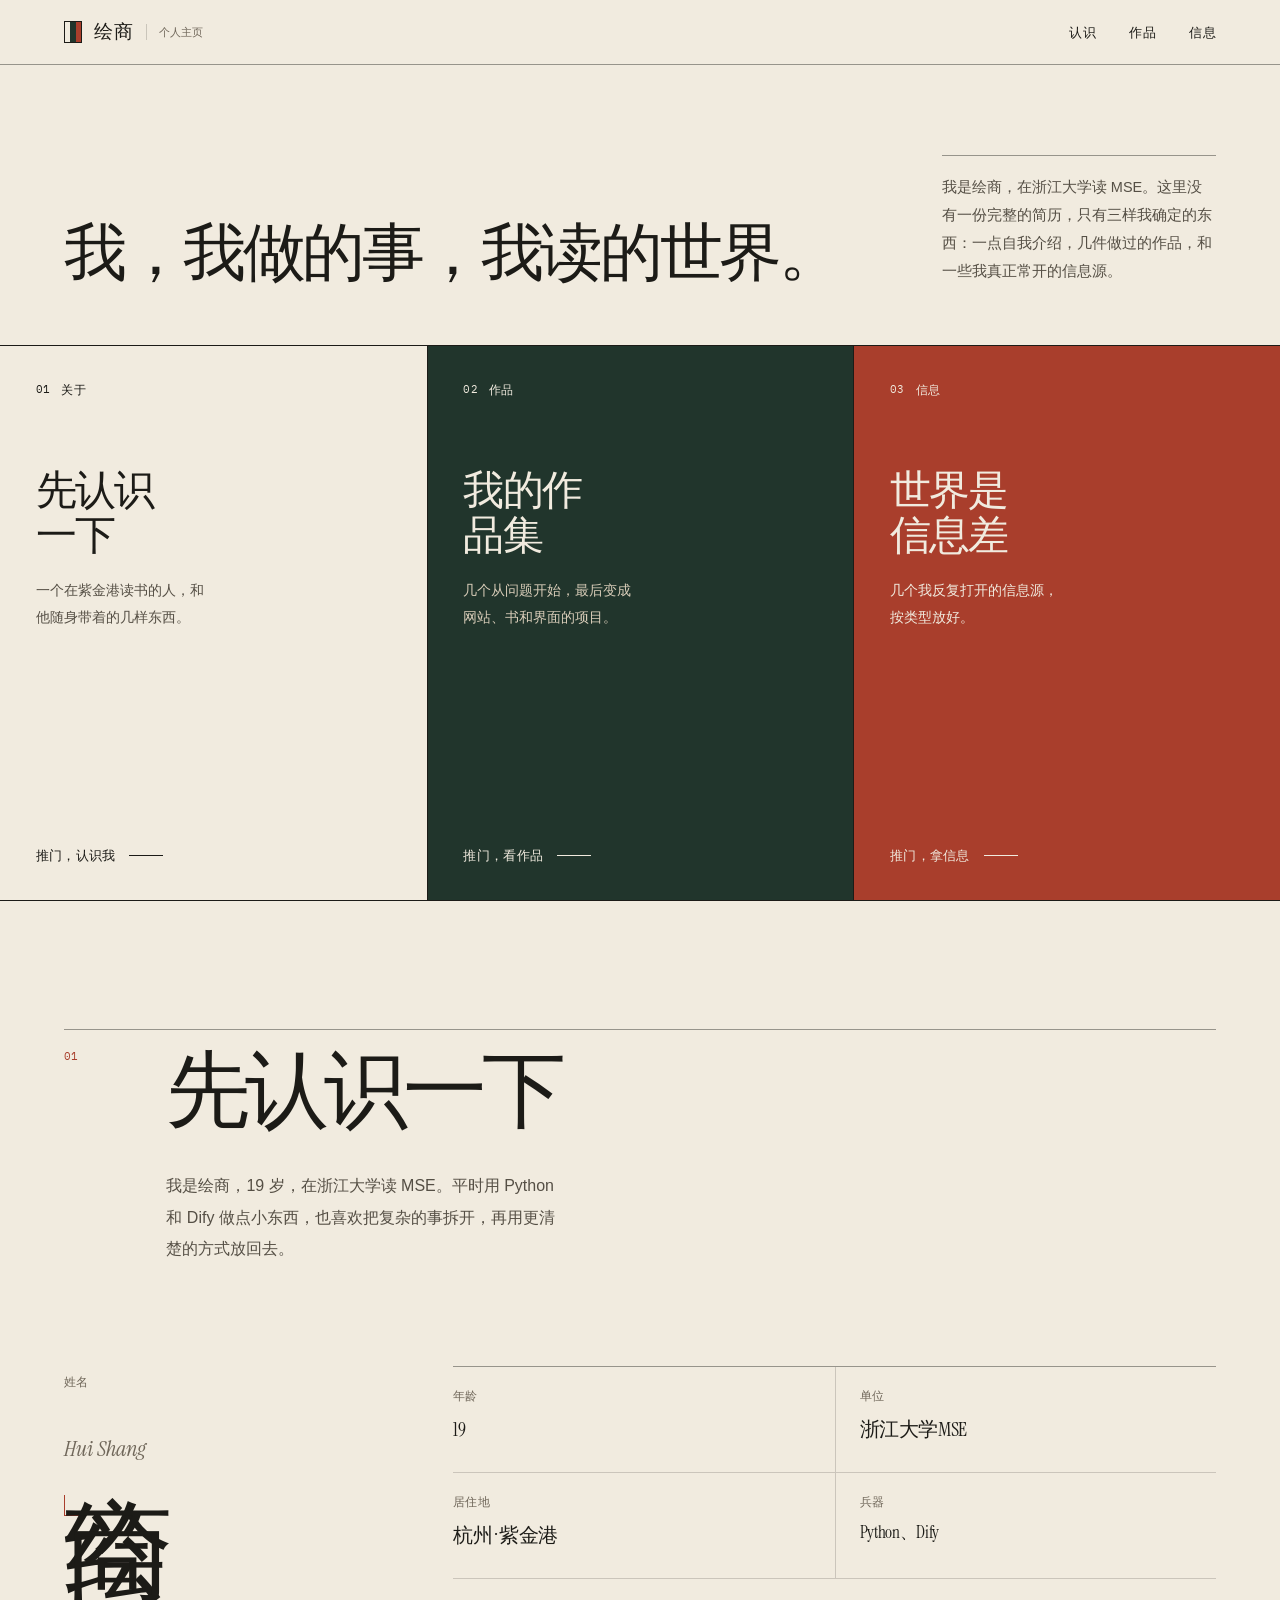
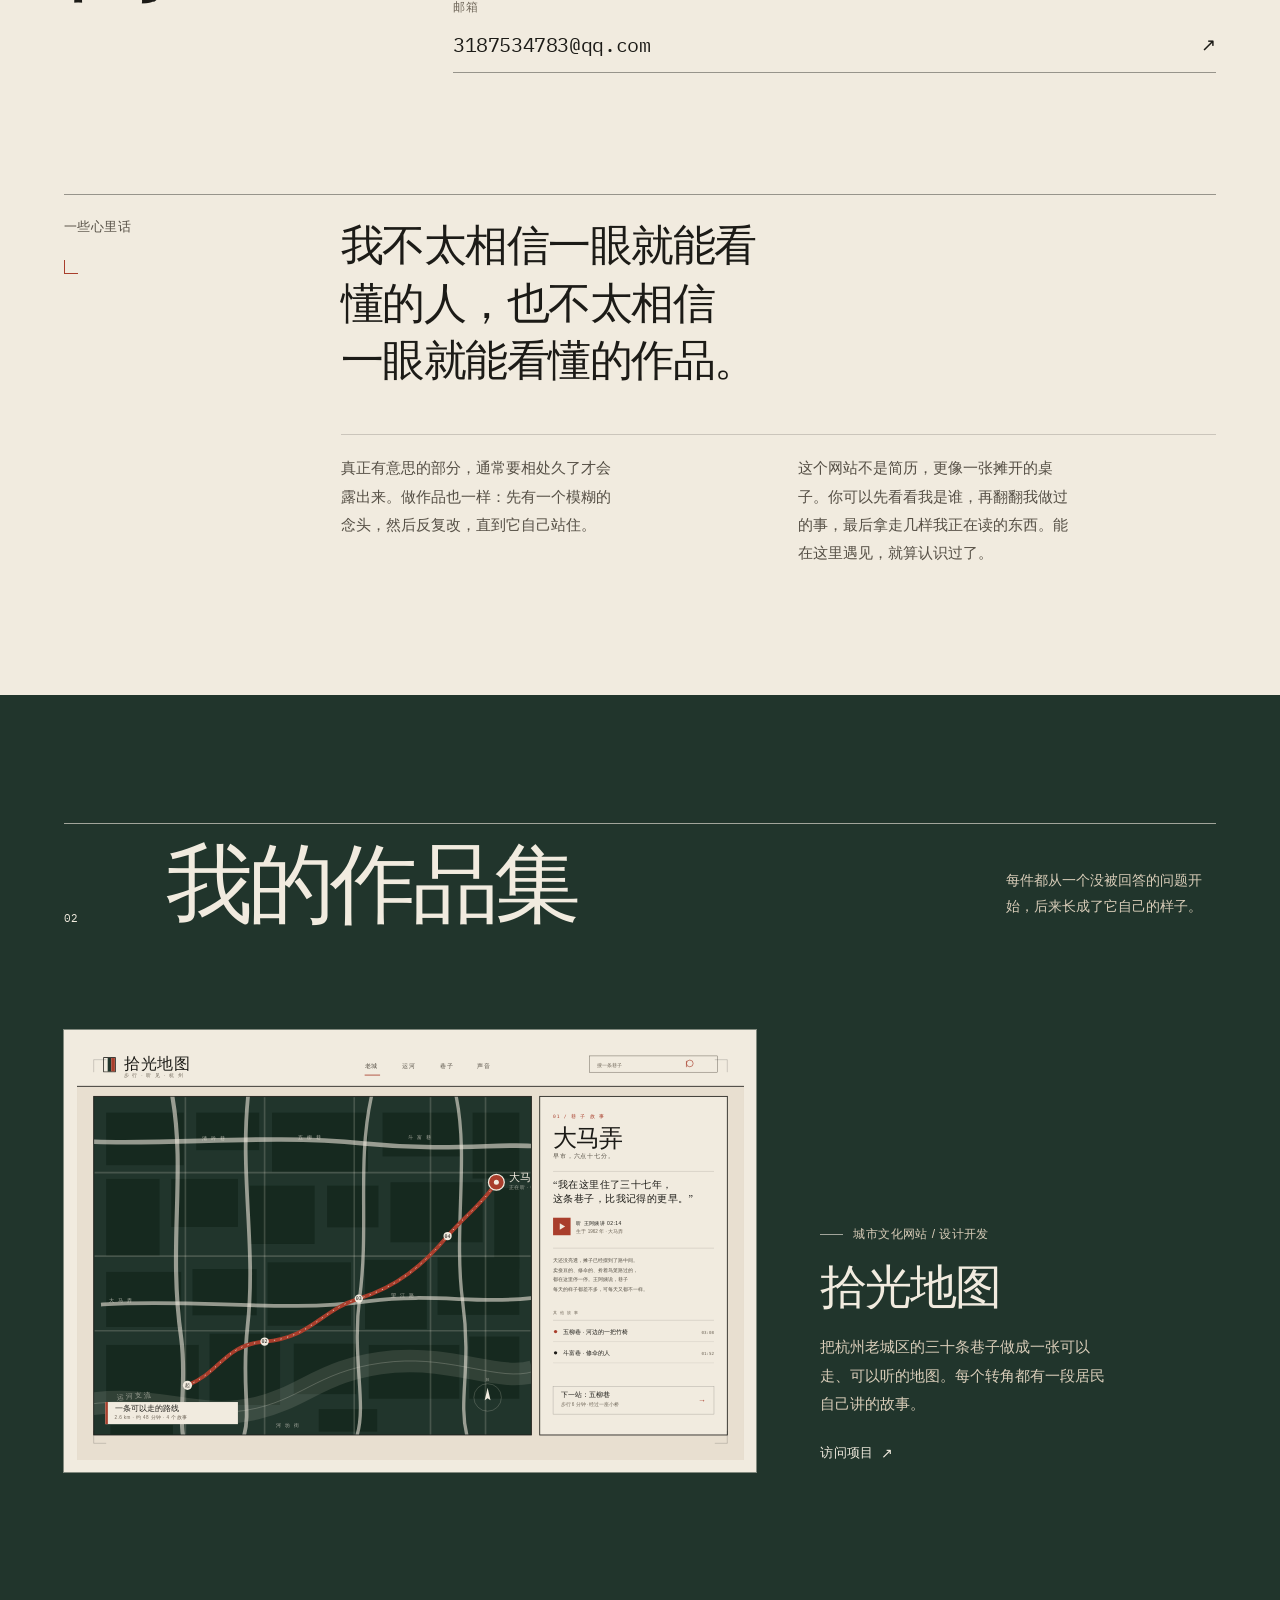
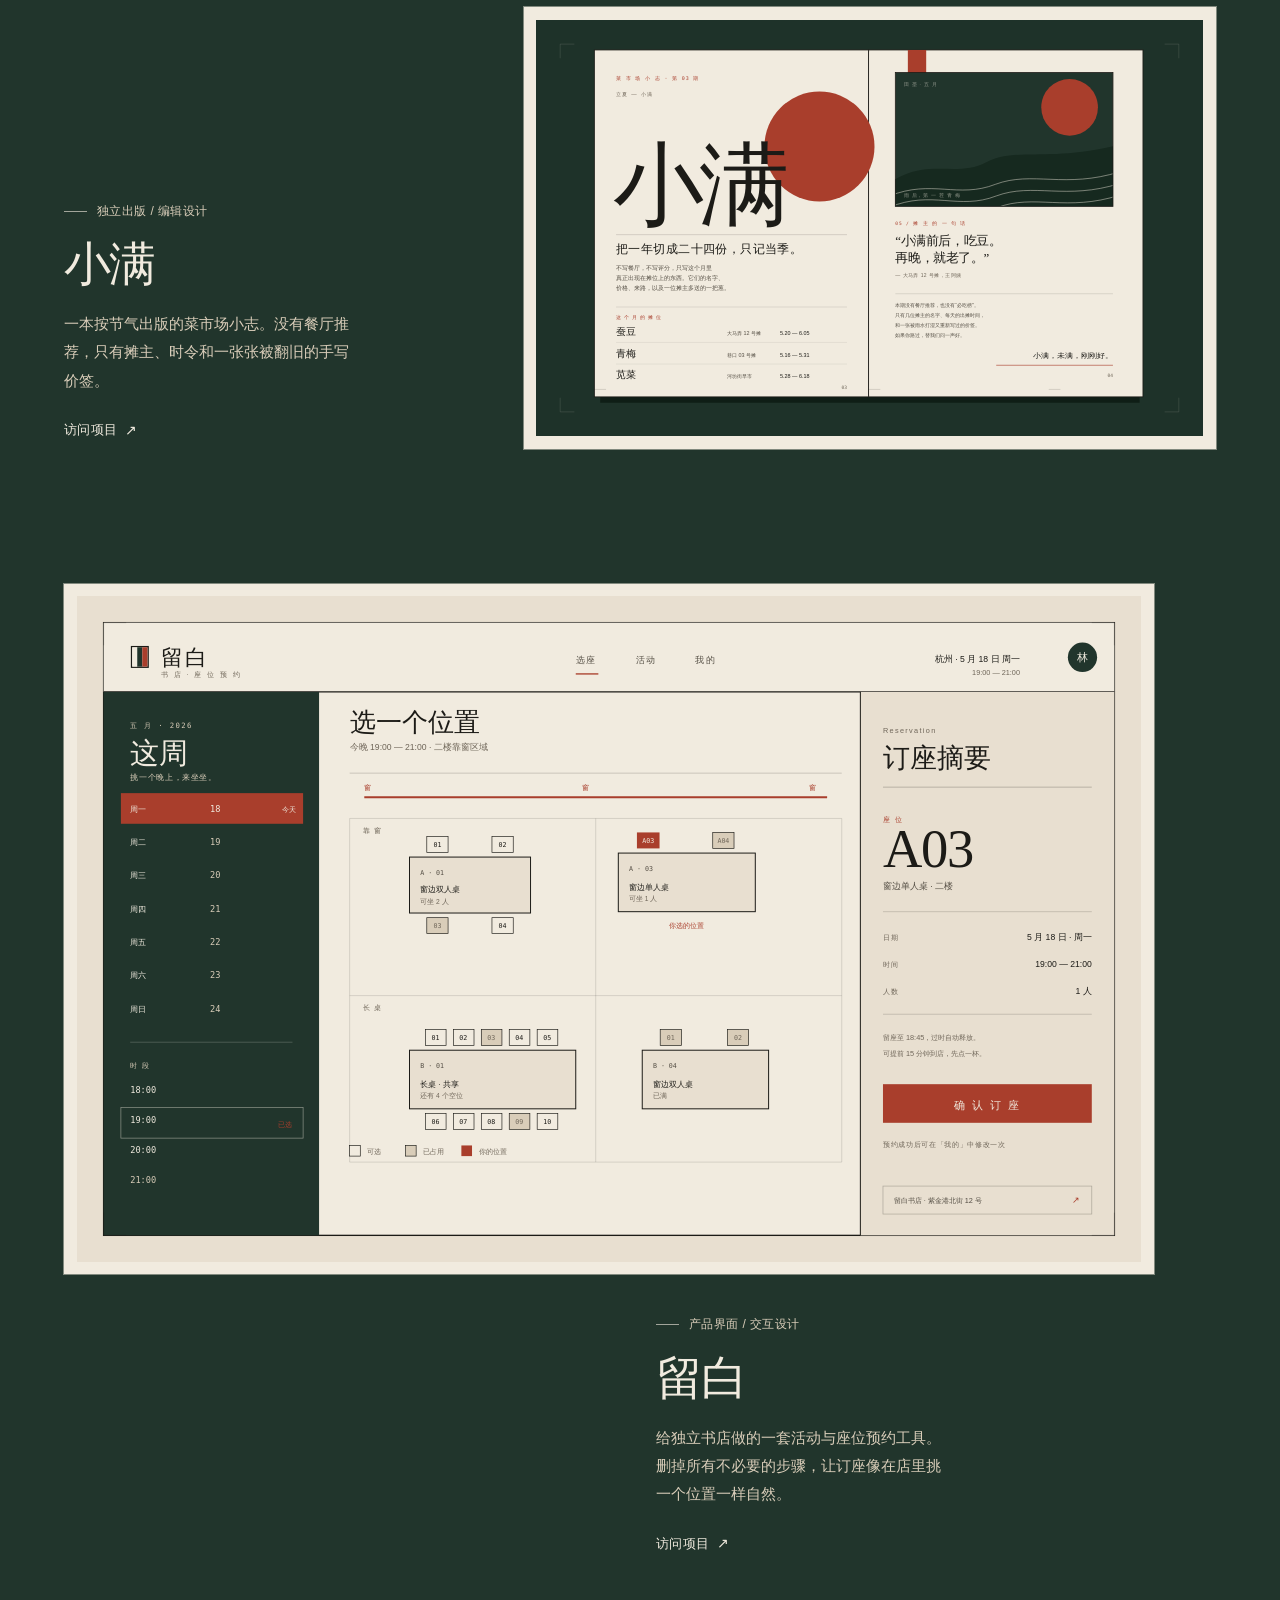
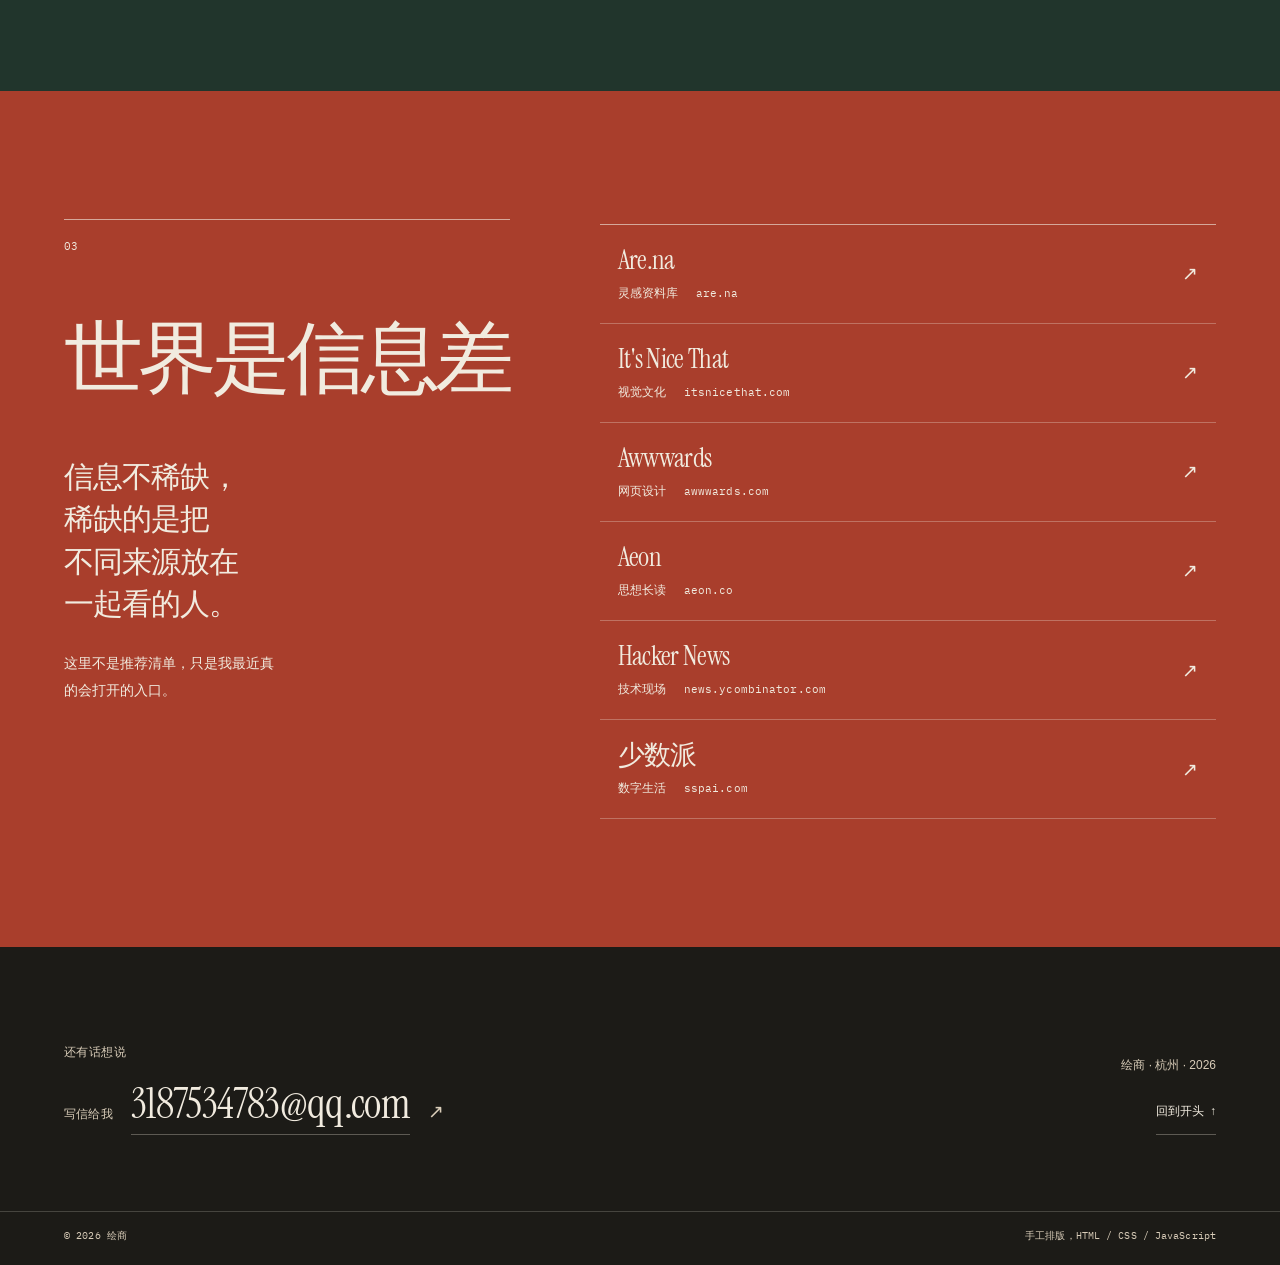
<file: index.html>
<!DOCTYPE html>
<html lang="zh-CN">
<head>
  <meta charset="UTF-8">
  <meta name="viewport" content="width=device-width, initial-scale=1.0">
  <title>绘商 · 个人主页</title>
  <meta name="description" content="绘商，浙江大学 MSE 学生。喜欢用 Python 和 Dify 做点东西。先认识一下，再看看作品，最后拿走一份关于信息差的清单。">
  <meta name="theme-color" content="#f1ebdf">
  <meta property="og:title" content="绘商 · 个人主页">
  <meta property="og:description" content="我，我做的事，我读的世界。三个入口，随便挑一个。">
  <meta property="og:type" content="website">

  <link rel="icon" type="image/svg+xml" href="assets/favicon.svg">
  <link rel="stylesheet" href="assets/fonts.css">
  <link rel="stylesheet" href="assets/styles.css?v=20261110-2">
  <script src="assets/app.js?v=20261110-2" defer></script>
</head>
<body>
  <!--
    内容修改入口：
    · 页面标题与 SEO → <head> 的 title / description / og:*
    · 人物资料 → 搜索 class="profile-data"，或看下方“个人资料”注释
    · 首页三道门 → class="doors"
    · 作品 → id="work" 里的 .work-list
    · 信息源 → id="sources" 里的 .source-list
    · 全局姓名 → 搜索“绘商”；拉丁名在 .profile-latin
  -->
  <a class="skip-link" href="#main">跳到正文</a>

  <header class="site-header">
    <div class="header-inner">
      <a class="brand" href="#top" aria-label="绘商，回到页面顶部">
        <span class="brand-mark" aria-hidden="true">
          <span></span><span></span><span></span>
        </span>
        <span class="brand-name">绘商</span>
        <span class="brand-sub">个人主页</span>
      </a>

      <nav class="site-nav" aria-label="分区导航">
        <a href="#about" data-nav="about">认识</a>
        <a href="#work" data-nav="work">作品</a>
        <a href="#sources" data-nav="sources">信息</a>
      </nav>
    </div>
  </header>

  <main id="main" tabindex="-1">
    <!-- 首页：三道门。示例内容可在本区块和下列各 section 中直接替换。 -->
    <section class="home" id="top" aria-labelledby="home-title">
      <div class="home-head">
        <h1 class="home-title" id="home-title">
          <span>我，</span><span>我做的事，</span><span>我读的世界。</span>
        </h1>
        <p class="home-intro">
          我是绘商，在浙江大学读 MSE。这里没有一份完整的简历，只有三样我确定的东西：一点自我介绍，几件做过的作品，和一些我真正常开的信息源。
        </p>
      </div>

      <nav class="doors" aria-label="主要内容入口">
        <article class="door door--about">
          <a class="door-hit" href="#about" aria-labelledby="door-about-title"></a>
          <p class="door-index"><span class="door-no">01</span><span>关于</span></p>
          <h2 class="door-title" id="door-about-title">先认识一下</h2>
          <p class="door-copy">一个在紫金港读书的人，和他随身带着的几样东西。</p>
          <p class="door-cue" aria-hidden="true"><span>推门，认识我</span><span class="cue-rule"></span></p>
        </article>

        <article class="door door--work">
          <a class="door-hit" href="#work" aria-labelledby="door-work-title"></a>
          <p class="door-index"><span class="door-no">02</span><span>作品</span></p>
          <h2 class="door-title" id="door-work-title">我的作品集</h2>
          <p class="door-copy">几个从问题开始，最后变成网站、书和界面的项目。</p>
          <p class="door-cue" aria-hidden="true"><span>推门，看作品</span><span class="cue-rule"></span></p>
        </article>

        <article class="door door--sources">
          <a class="door-hit" href="#sources" aria-labelledby="door-sources-title"></a>
          <p class="door-index"><span class="door-no">03</span><span>信息</span></p>
          <h2 class="door-title" id="door-sources-title">世界是信息差</h2>
          <p class="door-copy">几个我反复打开的信息源，按类型放好。</p>
          <p class="door-cue" aria-hidden="true"><span>推门，拿信息</span><span class="cue-rule"></span></p>
        </article>
      </nav>
    </section>

    <!-- 01 先认识一下 -->
    <section class="chapter about" id="about" tabindex="-1" aria-labelledby="about-title">
      <div class="chapter-inner">
        <header class="about-head">
          <p class="chapter-no">01</p>
          <div class="about-heading">
            <h2 id="about-title">先认识一下</h2>
            <p class="about-lede">
              我是绘商，19 岁，在浙江大学读 MSE。平时用 Python 和 Dify 做点小东西，也喜欢把复杂的事拆开，再用更清楚的方式放回去。
            </p>
          </div>
        </header>

        <!-- 个人资料：姓名 / 年龄 / 单位 / 居住地 / 兵器 / 邮箱 -->
        <div class="profile">
          <div class="profile-name-wrap">
            <p class="profile-label">姓名</p>
            <h3 class="profile-name">绘商</h3>
            <p class="profile-latin">Hui Shang</p>
            <span class="crop-mark" aria-hidden="true"></span>
          </div>

          <div class="profile-data">
            <dl class="facts">
              <div class="fact">
                <dt>年龄</dt>
                <dd>19</dd>
              </div>
              <div class="fact">
                <dt>单位</dt>
                <dd>浙江大学MSE</dd>
              </div>
              <div class="fact">
                <dt>居住地</dt>
                <dd>杭州 · 紫金港</dd>
              </div>
              <div class="fact">
                <dt>兵器</dt>
                <dd>Python、Dify</dd>
              </div>
            </dl>

            <div class="email-block">
              <p class="profile-label">邮箱</p>
              <a class="profile-email" href="mailto:3187534783@qq.com">
                <span>3187534783@qq.com</span>
                <span class="email-arrow" aria-hidden="true">↗</span>
              </a>
            </div>
          </div>
        </div>

        <!-- 一些心里话：大引语 + 两段正文 -->
        <div class="thoughts">
          <div class="thoughts-side">
            <h3>一些心里话</h3>
            <span class="crop-mark crop-mark--small" aria-hidden="true"></span>
          </div>
          <div class="thoughts-main">
            <blockquote class="thought-quote">我不太相信一眼就能看懂的人，也不太相信一眼就能看懂的作品。</blockquote>
            <div class="thought-body">
              <p>真正有意思的部分，通常要相处久了才会露出来。做作品也一样：先有一个模糊的念头，然后反复改，直到它自己站住。</p>
              <p>这个网站不是简历，更像一张摊开的桌子。你可以先看看我是谁，再翻翻我做过的事，最后拿走几样我正在读的东西。能在这里遇见，就算认识过了。</p>
            </div>
          </div>
        </div>
      </div>
    </section>

    <!-- 02 我的作品集。示例作品链接与截图均可替换。 -->
    <section class="chapter work" id="work" tabindex="-1" aria-labelledby="work-title">
      <div class="chapter-inner">
        <header class="work-head">
          <p class="chapter-no">02</p>
          <h2 id="work-title">我的作品集</h2>
          <p class="work-lede">每件都从一个没被回答的问题开始，后来长成了它自己的样子。</p>
        </header>

        <ol class="work-list">
          <li class="work-card work-card--a">
            <a class="work-hit" href="https://example.com/?project=shiguang" target="_blank" rel="noopener noreferrer"
               aria-label="拾光地图，在新标签页打开"></a>
            <figure class="work-plate">
              <div class="work-image">
                <img src="assets/works/work-shiguang.svg" width="1600" height="1000"
                     alt="拾光地图项目截图：浅色地图界面，一条砖红色步行路线穿过杭州老城区。">
              </div>
            </figure>
            <div class="work-copy">
              <p class="work-type">城市文化网站 / 设计开发</p>
              <h3 class="work-title">拾光地图</h3>
              <p class="work-summary">把杭州老城区的三十条巷子做成一张可以走、可以听的地图。每个转角都有一段居民自己讲的故事。</p>
              <p class="work-cue" aria-hidden="true"><span>访问项目</span><span class="cue-arrow">↗</span></p>
            </div>
          </li>

          <li class="work-card work-card--b">
            <a class="work-hit" href="https://example.com/?project=xiaoman" target="_blank" rel="noopener noreferrer"
               aria-label="小满，在新标签页打开"></a>
            <figure class="work-plate">
              <div class="work-image">
                <img src="assets/works/work-xiaoman.svg" width="1600" height="1000"
                     alt="小满项目截图：一本摊开的节气小志，红色日轮与绿色田垄铺在纸页上。">
              </div>
            </figure>
            <div class="work-copy">
              <p class="work-type">独立出版 / 编辑设计</p>
              <h3 class="work-title">小满</h3>
              <p class="work-summary">一本按节气出版的菜市场小志。没有餐厅推荐，只有摊主、时令和一张张被翻旧的手写价签。</p>
              <p class="work-cue" aria-hidden="true"><span>访问项目</span><span class="cue-arrow">↗</span></p>
            </div>
          </li>

          <li class="work-card work-card--c">
            <a class="work-hit" href="https://example.com/?project=liubai" target="_blank" rel="noopener noreferrer"
               aria-label="留白，在新标签页打开"></a>
            <figure class="work-plate">
              <div class="work-image">
                <img src="assets/works/work-liubai.svg" width="1600" height="1000"
                     alt="留白项目截图：独立书店的座位预约界面，左侧是日期，右侧是座位图。">
              </div>
            </figure>
            <div class="work-copy">
              <p class="work-type">产品界面 / 交互设计</p>
              <h3 class="work-title">留白</h3>
              <p class="work-summary">给独立书店做的一套活动与座位预约工具。删掉所有不必要的步骤，让订座像在店里挑一个位置一样自然。</p>
              <p class="work-cue" aria-hidden="true"><span>访问项目</span><span class="cue-arrow">↗</span></p>
            </div>
          </li>
        </ol>
      </div>
    </section>

    <!-- 03 世界是信息差 -->
    <section class="chapter sources" id="sources" tabindex="-1" aria-labelledby="sources-title">
      <div class="chapter-inner sources-grid">
        <header class="sources-head">
          <p class="chapter-no">03</p>
          <h2 id="sources-title">世界是信息差</h2>
          <p class="source-quote">信息不<span class="nobr">稀缺</span>，<span class="nobr">稀缺</span>的是把不同来源放在一起看的人。</p>
          <p class="source-note">这里不是推荐清单，只是我最近真的会打开的入口。</p>
        </header>

        <ul class="source-list">
          <li>
            <a class="source-row" href="https://www.are.na/" target="_blank" rel="noopener noreferrer">
              <span class="source-main">
                <span class="source-name">Are.na</span>
                <span class="source-detail">
                  <span class="source-type">灵感资料库</span>
                  <span class="source-domain">are.na</span>
                </span>
              </span>
              <span class="source-arrow" aria-hidden="true">↗</span>
              <span class="sr-only">（在新标签页打开）</span>
            </a>
          </li>
          <li>
            <a class="source-row" href="https://www.itsnicethat.com/" target="_blank" rel="noopener noreferrer">
              <span class="source-main">
                <span class="source-name">It's Nice That</span>
                <span class="source-detail">
                  <span class="source-type">视觉文化</span>
                  <span class="source-domain">itsnicethat.com</span>
                </span>
              </span>
              <span class="source-arrow" aria-hidden="true">↗</span>
              <span class="sr-only">（在新标签页打开）</span>
            </a>
          </li>
          <li>
            <a class="source-row" href="https://www.awwwards.com/" target="_blank" rel="noopener noreferrer">
              <span class="source-main">
                <span class="source-name">Awwwards</span>
                <span class="source-detail">
                  <span class="source-type">网页设计</span>
                  <span class="source-domain">awwwards.com</span>
                </span>
              </span>
              <span class="source-arrow" aria-hidden="true">↗</span>
              <span class="sr-only">（在新标签页打开）</span>
            </a>
          </li>
          <li>
            <a class="source-row" href="https://aeon.co/" target="_blank" rel="noopener noreferrer">
              <span class="source-main">
                <span class="source-name">Aeon</span>
                <span class="source-detail">
                  <span class="source-type">思想长读</span>
                  <span class="source-domain">aeon.co</span>
                </span>
              </span>
              <span class="source-arrow" aria-hidden="true">↗</span>
              <span class="sr-only">（在新标签页打开）</span>
            </a>
          </li>
          <li>
            <a class="source-row" href="https://news.ycombinator.com/" target="_blank" rel="noopener noreferrer">
              <span class="source-main">
                <span class="source-name">Hacker News</span>
                <span class="source-detail">
                  <span class="source-type">技术现场</span>
                  <span class="source-domain">news.ycombinator.com</span>
                </span>
              </span>
              <span class="source-arrow" aria-hidden="true">↗</span>
              <span class="sr-only">（在新标签页打开）</span>
            </a>
          </li>
          <li>
            <a class="source-row" href="https://sspai.com/" target="_blank" rel="noopener noreferrer">
              <span class="source-main">
                <span class="source-name">少数派</span>
                <span class="source-detail">
                  <span class="source-type">数字生活</span>
                  <span class="source-domain">sspai.com</span>
                </span>
              </span>
              <span class="source-arrow" aria-hidden="true">↗</span>
              <span class="sr-only">（在新标签页打开）</span>
            </a>
          </li>
        </ul>
      </div>
    </section>
  </main>

  <footer class="site-footer">
    <div class="footer-inner">
      <div class="footer-lead">
        <p class="footer-label">还有话想说</p>
        <a class="footer-email" href="mailto:3187534783@qq.com">
          <span>写信给我</span>
          <span class="footer-email-address">3187534783@qq.com</span>
          <span class="footer-email-arrow" aria-hidden="true">↗</span>
        </a>
      </div>
      <div class="footer-side">
        <p>绘商 · 杭州 · 2026</p>
        <a class="back-top" href="#top">回到开头 <span aria-hidden="true">↑</span></a>
      </div>
    </div>
    <div class="footer-bottom">
      <p>© 2026 绘商</p>
      <p>手工排版，HTML / CSS / JavaScript</p>
    </div>
  </footer>
</body>
</html>
</file>
<file: assets/fonts.css>
/* ============================================================
   字体（base64 内嵌，保证双击 index.html 也能正确显示）
   原始字体文件与许可证见 assets/fonts/
   ============================================================ */

@font-face {
  font-family: "Instrument Serif";
  src: url("[data-uri]") format("woff2");
  font-weight: 400;
  font-style: normal;
  font-display: swap;
}

@font-face {
  font-family: "Instrument Serif";
  src: url("[data-uri]") format("woff2");
  font-weight: 400;
  font-style: italic;
  font-display: swap;
}

@font-face {
  font-family: "IBM Plex Mono";
  src: url("[data-uri]") format("woff2");
  font-weight: 400;
  font-style: normal;
  font-display: swap;
}
</file>
<file: assets/styles.css>
/* ============================================================
   绘商 · 个人主页
   三联门 / 纸色、墨绿、砖红 / 宋体与 Instrument Serif
   ============================================================ */

/* ---------- tokens ---------- */

:root {
  --paper: #f1ebdf;
  --paper-2: #e8dfd0;
  --paper-3: #d9cdb9;
  --ink: #1c1b17;
  --ink-soft: #554f45;
  --muted: #6f6659;
  --green: #21352c;
  --green-deep: #16291f;
  --red: #a93e2c;
  --red-deep: #8a3022;

  --line: rgba(28, 27, 23, 0.18);
  --line-strong: rgba(28, 27, 23, 0.42);
  --paper-line: rgba(241, 235, 223, 0.3);
  --paper-line-strong: rgba(241, 235, 223, 0.62);

  --font-serif: "Songti SC", "Noto Serif CJK SC", "Source Han Serif SC",
    "STSong", "SimSun", "Instrument Serif", serif;
  --font-latin: "Instrument Serif", "Iowan Old Style", "Palatino Linotype",
    "Book Antiqua", Georgia, serif;
  --font-body: "PingFang SC", "Hiragino Sans GB", "Noto Sans CJK SC",
    "Source Han Sans SC", "Microsoft YaHei", sans-serif;
  --font-mono: "IBM Plex Mono", "SFMono-Regular", "Cascadia Mono", Consolas,
    "Liberation Mono", monospace;

  --gutter: clamp(20px, 5vw, 88px);
  --content-max: 1440px;
  --header-h: 64px;
  --ease: cubic-bezier(0.22, 1, 0.36, 1);
}

/* ---------- reset & base ---------- */

*,
*::before,
*::after {
  box-sizing: border-box;
}

html {
  -webkit-text-size-adjust: 100%;
  scrollbar-width: thin;
  scrollbar-color: var(--muted) var(--paper);
}

@media (prefers-reduced-motion: no-preference) {
  html {
    scroll-behavior: smooth;
  }
}

body {
  margin: 0;
  background: var(--paper);
  color: var(--ink);
  font-family: var(--font-body);
  font-size: 16px;
  line-height: 1.7;
  -webkit-font-smoothing: antialiased;
  -moz-osx-font-smoothing: grayscale;
  text-rendering: optimizeLegibility;
}

::selection {
  background: var(--red);
  color: var(--paper);
}

a {
  color: inherit;
  text-decoration: none;
}

button,
input,
textarea,
select {
  font: inherit;
}

img,
svg {
  display: block;
  max-width: 100%;
}

figure,
blockquote,
dl,
dd,
p {
  margin: 0;
}

ul,
ol {
  margin: 0;
  padding: 0;
  list-style: none;
}

h1,
h2,
h3 {
  margin: 0;
  font-weight: 400;
}

:focus-visible {
  outline: 2px solid currentColor;
  outline-offset: 4px;
}

main:focus,
main:focus-visible,
section:focus,
section:focus-visible {
  outline: none;
}

.skip-link {
  position: fixed;
  top: 12px;
  left: 12px;
  z-index: 500;
  padding: 10px 15px;
  border: 1px solid var(--ink);
  background: var(--ink);
  color: var(--paper);
  font-family: var(--font-mono);
  font-size: 11px;
  letter-spacing: 0.02em;
  transform: translateY(-160%);
  transition: transform 0.25s var(--ease);
}

.skip-link:focus {
  transform: translateY(0);
}

.sr-only {
  position: absolute;
  width: 1px;
  height: 1px;
  padding: 0;
  margin: -1px;
  overflow: hidden;
  clip: rect(0, 0, 0, 0);
  white-space: nowrap;
  border: 0;
}

.nobr {
  white-space: nowrap;
}

/* ---------- header ---------- */

.site-header {
  position: sticky;
  top: 0;
  z-index: 100;
  background: var(--paper);
  border-bottom: 1px solid var(--line-strong);
}

.header-inner {
  display: flex;
  align-items: center;
  justify-content: space-between;
  gap: 24px;
  width: 100%;
  max-width: calc(var(--content-max) + (var(--gutter) * 2));
  min-height: var(--header-h);
  margin-inline: auto;
  padding-inline: var(--gutter);
}

.brand {
  display: inline-flex;
  align-items: center;
  gap: 12px;
  min-height: 44px;
  width: fit-content;
}

.brand-mark {
  display: grid;
  grid-template-columns: repeat(3, 1fr);
  flex: none;
  width: 18px;
  height: 22px;
  border: 1px solid var(--ink);
}

.brand-mark span:nth-child(1) {
  background: var(--paper);
}

.brand-mark span:nth-child(2) {
  background: var(--green);
}

.brand-mark span:nth-child(3) {
  background: var(--red);
}

.brand-name {
  font-family: var(--font-serif);
  font-size: 1.16rem;
  line-height: 1;
  letter-spacing: 0.04em;
  transition: color 0.3s var(--ease);
}

.brand:hover .brand-name {
  color: var(--red);
}

.brand-sub {
  padding-left: 12px;
  border-left: 1px solid var(--line);
  color: var(--muted);
  font-size: 11px;
  line-height: 1.5;
  letter-spacing: 0.02em;
}

.site-nav {
  display: flex;
  align-items: center;
  gap: clamp(18px, 2.6vw, 38px);
}

.site-nav a {
  position: relative;
  display: inline-flex;
  align-items: center;
  min-height: 44px;
  padding: 4px 0;
  font-size: 13px;
  line-height: 1;
  letter-spacing: 0.03em;
  transition: color 0.3s var(--ease);
}

.site-nav a::after {
  content: "";
  position: absolute;
  right: 0;
  bottom: 7px;
  left: 0;
  height: 1px;
  background: var(--red);
  transform: scaleX(0);
  transform-origin: left center;
  transition: transform 0.35s var(--ease);
}

.site-nav a:hover,
.site-nav a:focus-visible,
.site-nav a.is-active {
  color: var(--red);
}

.site-nav a:hover::after,
.site-nav a:focus-visible::after,
.site-nav a.is-active::after {
  transform: scaleX(1);
}

/* ---------- home: the three doors ---------- */

.home {
  display: flex;
  flex-direction: column;
  min-height: calc(100vh - var(--header-h));
  min-height: calc(100svh - var(--header-h));
  background: var(--paper);
}

.home-head {
  display: grid;
  grid-template-columns: minmax(0, 1.5fr) minmax(230px, 0.55fr);
  align-items: end;
  gap: clamp(28px, 5vw, 80px);
  width: 100%;
  max-width: calc(var(--content-max) + (var(--gutter) * 2));
  margin-inline: auto;
  padding: clamp(50px, 7vw, 98px) var(--gutter) clamp(34px, 4.6vw, 60px);
}

.home-title {
  max-width: 13.5em;
  font-family: var(--font-serif);
  font-size: clamp(2.7rem, 4.9vw, 5.4rem);
  font-weight: 400;
  line-height: 1.04;
  letter-spacing: -0.055em;
  text-wrap: balance;
}

.home-title span {
  display: inline-block;
  white-space: nowrap;
}

.home-intro {
  justify-self: end;
  max-width: 34ch;
  padding-top: 17px;
  border-top: 1px solid var(--line-strong);
  color: var(--ink-soft);
  font-size: 14.5px;
  line-height: 1.95;
}

.doors {
  display: grid;
  grid-template-columns: repeat(3, minmax(0, 1fr));
  flex: 1;
  border-block: 1px solid var(--ink);
}

.door {
  --door-bg: var(--paper);
  --door-fg: var(--ink);
  --door-meta: var(--ink-soft);
  --door-strip: var(--paper);

  position: relative;
  isolation: isolate;
  display: flex;
  flex-direction: column;
  min-width: 0;
  padding: clamp(26px, 3vw, 44px) clamp(22px, 2.8vw, 40px) clamp(22px, 2.7vw, 38px);
  overflow: hidden;
  background: var(--door-bg);
  color: var(--door-fg);
  cursor: pointer;
  transition: color 0.35s var(--ease);
}

.door + .door {
  border-left: 1px solid var(--ink);
}

.door--about {
  --door-bg: var(--paper);
  --door-fg: var(--ink);
  --door-meta: var(--ink-soft);
  --door-strip: var(--paper);
}

.door--work {
  --door-bg: var(--green);
  --door-fg: var(--paper);
  --door-meta: var(--paper-3);
  --door-strip: var(--green);
}

.door--sources {
  --door-bg: var(--red);
  --door-fg: var(--paper);
  --door-meta: var(--paper);
  --door-strip: var(--red);
}

.door::before {
  content: "";
  position: absolute;
  inset: 6px 0 0;
  z-index: 0;
  background: var(--ink);
  transform: scaleY(0);
  transform-origin: bottom center;
  transition: transform 0.42s var(--ease);
}

.door > :not(.door-hit) {
  position: relative;
  z-index: 1;
}

.door-hit {
  position: absolute;
  inset: 0;
  z-index: 3;
}

.door-hit:focus-visible {
  outline: 2px solid var(--paper);
  outline-offset: -10px;
}

.door:is(:hover, :focus-within) {
  --door-fg: var(--paper);
  --door-meta: var(--paper-3);
}

.door:is(:hover, :focus-within)::before {
  transform: scaleY(1);
}

.door-index {
  display: flex;
  align-items: center;
  gap: 11px;
  color: var(--door-fg);
  font-size: 12px;
  line-height: 1;
  letter-spacing: 0.04em;
  transition: color 0.35s var(--ease);
}

.door-no {
  font-family: var(--font-mono);
  font-size: 11px;
  letter-spacing: 0.02em;
}

.door-title {
  max-width: 8ch;
  margin-top: clamp(38px, 5.6vw, 80px);
  color: var(--door-fg);
  font-family: var(--font-serif);
  font-size: clamp(2.05rem, 3.2vw, 3.55rem);
  line-height: 1.12;
  letter-spacing: -0.045em;
  text-wrap: balance;
  transition:
    color 0.35s var(--ease),
    transform 0.4s var(--ease);
}

.door-copy {
  max-width: 22ch;
  margin-top: 18px;
  color: var(--door-meta);
  font-size: 14px;
  line-height: 1.9;
  transition:
    color 0.35s var(--ease),
    transform 0.4s var(--ease);
}

.door:is(:hover, :focus-within) .door-title {
  transform: translateY(-5px);
}

.door:is(:hover, :focus-within) .door-copy {
  transform: translateY(-3px);
}

.door-cue {
  display: flex;
  align-items: center;
  gap: 14px;
  margin-top: auto;
  padding-top: clamp(34px, 5vw, 62px);
  color: var(--door-fg);
  font-size: 13px;
  line-height: 1.5;
  letter-spacing: 0.02em;
  transition: color 0.35s var(--ease);
}

.cue-rule {
  display: block;
  width: 34px;
  height: 1px;
  background: currentColor;
  transition: width 0.4s var(--ease);
}

.door:is(:hover, :focus-within) .cue-rule {
  width: 70px;
}

/* ---------- shared chapter shell ---------- */

.chapter {
  --chapter-accent: var(--red);
  --chapter-line: var(--line-strong);
  --chapter-meta: var(--ink-soft);

  padding-block: clamp(84px, 10vw, 156px);
  scroll-margin-top: var(--header-h);
}

.chapter-inner {
  width: 100%;
  max-width: calc(var(--content-max) + (var(--gutter) * 2));
  margin-inline: auto;
  padding-inline: var(--gutter);
}

.chapter-no {
  color: var(--chapter-accent);
  font-family: var(--font-mono);
  font-size: 11px;
  line-height: 1.6;
  letter-spacing: 0.04em;
}

/* ---------- 01 about ---------- */

.about {
  background: var(--paper);
}

.about-head {
  display: grid;
  grid-template-columns: 64px minmax(0, 1fr);
  gap: clamp(18px, 3vw, 44px);
  padding-top: 18px;
  border-top: 1px solid var(--chapter-line);
}

.about-heading h2 {
  font-family: var(--font-serif);
  font-size: clamp(3rem, 6.6vw, 7rem);
  line-height: 1;
  letter-spacing: -0.06em;
}

.about-lede {
  max-width: 45ch;
  margin-top: clamp(24px, 3.2vw, 38px);
  color: var(--ink-soft);
  font-size: 16px;
  line-height: 1.95;
  text-wrap: pretty;
}

.profile {
  display: grid;
  grid-template-columns: minmax(160px, 0.62fr) minmax(0, 1.65fr);
  gap: clamp(40px, 8vw, 124px);
  align-items: start;
  margin-top: clamp(64px, 8vw, 116px);
}

.profile-name-wrap {
  padding-top: 7px;
}

.profile-label {
  color: var(--muted);
  font-size: 12px;
  line-height: 1.5;
  letter-spacing: 0.04em;
}

.profile-name {
  margin-top: 22px;
  font-family: var(--font-serif);
  font-size: clamp(5rem, 8.5vw, 9rem);
  font-weight: 400;
  line-height: 1;
  letter-spacing: -0.07em;
  writing-mode: vertical-rl;
  text-orientation: upright;
}

.profile-latin {
  margin-top: 24px;
  color: var(--muted);
  font-family: var(--font-latin);
  font-size: 1.35rem;
  font-style: italic;
  line-height: 1.2;
}

.crop-mark {
  display: block;
  width: 21px;
  height: 21px;
  margin-top: 32px;
  border-bottom: 1px solid var(--red);
  border-left: 1px solid var(--red);
}

.crop-mark--small {
  width: 14px;
  height: 14px;
  margin-top: 22px;
}

.profile-data {
  min-width: 0;
  border-top: 1px solid var(--line-strong);
}

.facts {
  display: grid;
  grid-template-columns: repeat(2, minmax(0, 1fr));
}

.fact {
  min-width: 0;
  padding: 20px 24px 27px 0;
  border-bottom: 1px solid var(--line);
}

.fact:nth-child(even) {
  padding-left: 24px;
  border-left: 1px solid var(--line);
}

.fact dt {
  margin-bottom: 9px;
  color: var(--muted);
  font-size: 12px;
  line-height: 1.5;
  letter-spacing: 0.03em;
}

.fact dd {
  max-width: 22ch;
  font-family: var(--font-serif);
  font-size: clamp(1.15rem, 1.55vw, 1.48rem);
  line-height: 1.55;
  letter-spacing: -0.02em;
  overflow-wrap: break-word;
}

.fact:last-child dd {
  font-size: clamp(1rem, 1.3vw, 1.28rem);
}

.email-block {
  padding-top: 19px;
}

.profile-email {
  display: flex;
  align-items: center;
  justify-content: space-between;
  gap: 18px;
  padding: 14px 0 12px;
  border-bottom: 1px solid var(--line-strong);
  font-family: var(--font-mono);
  font-size: clamp(1rem, 1.55vw, 1.38rem);
  line-height: 1.5;
  letter-spacing: -0.02em;
  overflow-wrap: anywhere;
  transition:
    color 0.3s var(--ease),
    border-color 0.3s var(--ease),
    padding 0.35s var(--ease);
}

.email-arrow {
  flex: none;
  font-family: var(--font-body);
  font-size: 1.15rem;
  transition: transform 0.35s var(--ease);
}

.profile-email:hover,
.profile-email:focus-visible {
  padding-right: 6px;
  padding-left: 6px;
  border-color: var(--red);
  color: var(--red);
}

.profile-email:hover .email-arrow,
.profile-email:focus-visible .email-arrow {
  transform: translate(3px, -3px);
}

.thoughts {
  display: grid;
  grid-template-columns: minmax(130px, 0.34fr) minmax(0, 1.4fr);
  gap: clamp(26px, 5vw, 84px);
  margin-top: clamp(74px, 9.5vw, 142px);
  padding-top: 22px;
  border-top: 1px solid var(--line-strong);
}

.thoughts-side h3 {
  color: var(--ink-soft);
  font-size: 13px;
  line-height: 1.6;
  letter-spacing: 0.03em;
}

.thought-quote {
  max-width: 24ch;
  font-family: var(--font-serif);
  font-size: clamp(1.9rem, 3.35vw, 3.25rem);
  line-height: 1.34;
  letter-spacing: -0.035em;
  text-wrap: balance;
}

.thought-body {
  display: grid;
  grid-template-columns: repeat(2, minmax(0, 1fr));
  gap: 22px 40px;
  margin-top: clamp(28px, 3.5vw, 46px);
  padding-top: 19px;
  border-top: 1px solid var(--line);
}

.thought-body p {
  max-width: 34ch;
  color: var(--ink-soft);
  font-size: 14.5px;
  line-height: 1.95;
  text-wrap: pretty;
}

/* ---------- 02 work ---------- */

.work {
  --chapter-accent: var(--paper);
  --chapter-line: var(--paper-line-strong);
  --chapter-meta: var(--paper-3);

  background: var(--green);
  color: var(--paper);
}

.work-head {
  display: grid;
  grid-template-columns: 64px minmax(0, 1fr) minmax(220px, 330px);
  gap: clamp(18px, 3vw, 44px);
  align-items: end;
  padding-top: 18px;
  border-top: 1px solid var(--chapter-line);
}

.work-head h2 {
  font-family: var(--font-serif);
  font-size: clamp(3rem, 6.8vw, 7.4rem);
  line-height: 0.98;
  letter-spacing: -0.06em;
}

.work-lede {
  justify-self: end;
  max-width: 27ch;
  padding-bottom: 8px;
  color: var(--paper-3);
  font-size: 14px;
  line-height: 1.9;
  text-wrap: pretty;
}

.work-list {
  margin-top: clamp(56px, 8vw, 112px);
}

.work-card {
  position: relative;
  display: grid;
  grid-template-columns: minmax(0, 7fr) minmax(230px, 4fr);
  gap: clamp(30px, 5vw, 82px);
  align-items: end;
  margin-bottom: clamp(82px, 10.5vw, 158px);
  cursor: pointer;
}

.work-card:last-child {
  margin-bottom: 0;
}

.work-card--b {
  grid-template-columns: minmax(230px, 4fr) minmax(0, 7fr);
}

.work-card--b .work-plate {
  grid-column: 2;
  grid-row: 1;
}

.work-card--b .work-copy {
  grid-column: 1;
  grid-row: 1;
}

.work-card--c {
  display: block;
}

.work-card--c .work-plate {
  width: min(100%, 1090px);
}

.work-card--c .work-copy {
  width: min(100%, 560px);
  margin: clamp(26px, 3.2vw, 42px) 0 0 auto;
}

.work-hit {
  position: absolute;
  inset: 0;
  z-index: 3;
}

.work-hit:focus-visible {
  outline: 2px solid var(--paper);
  outline-offset: 9px;
}

.work-plate {
  position: relative;
  min-width: 0;
  padding: clamp(8px, 1vw, 14px);
  overflow: hidden;
  background: var(--paper);
  box-shadow: 0 0 0 1px rgba(241, 235, 223, 0.46);
}

.work-plate::before,
.work-plate::after {
  content: "";
  position: absolute;
  z-index: 2;
  width: 18px;
  height: 18px;
  pointer-events: none;
  opacity: 0;
  transition: opacity 0.35s var(--ease);
}

.work-plate::before {
  top: 7px;
  left: 7px;
  border-top: 1px solid var(--red);
  border-left: 1px solid var(--red);
}

.work-plate::after {
  right: 7px;
  bottom: 7px;
  border-right: 1px solid var(--red);
  border-bottom: 1px solid var(--red);
}

.work-image {
  overflow: hidden;
  aspect-ratio: 16 / 10;
  background: var(--green-deep);
}

.work-image img {
  width: 100%;
  height: 100%;
  object-fit: cover;
  transition: transform 0.65s var(--ease);
}

.work-copy {
  min-width: 0;
  padding-bottom: 7px;
}

.work-type {
  display: flex;
  align-items: center;
  gap: 10px;
  margin-bottom: 17px;
  color: var(--paper-3);
  font-size: 12px;
  line-height: 1.6;
  letter-spacing: 0.035em;
}

.work-type::before {
  content: "";
  flex: none;
  width: 23px;
  height: 1px;
  background: var(--paper-line-strong);
}

.work-title {
  position: relative;
  display: inline-block;
  color: var(--paper);
  font-family: var(--font-serif);
  font-size: clamp(2.15rem, 3.7vw, 3.6rem);
  line-height: 1.1;
  letter-spacing: -0.045em;
}

.work-title::after {
  content: "";
  position: absolute;
  right: 0;
  bottom: -5px;
  left: 0;
  height: 1px;
  background: currentColor;
  transform: scaleX(0);
  transform-origin: left center;
  transition: transform 0.38s var(--ease);
}

.work-summary {
  max-width: 37ch;
  margin-top: 20px;
  color: var(--paper-3);
  font-size: 14.5px;
  line-height: 1.95;
  text-wrap: pretty;
}

.work-cue {
  display: inline-flex;
  align-items: center;
  gap: 8px;
  margin-top: 25px;
  color: var(--paper);
  font-size: 12.5px;
  line-height: 1.5;
  letter-spacing: 0.02em;
}

.cue-arrow {
  display: inline-block;
  font-family: var(--font-body);
  font-size: 14px;
  transition: transform 0.35s var(--ease);
}

.work-card:is(:hover, :focus-within) .work-image img {
  transform: scale(1.028);
}

.work-card:is(:hover, :focus-within) .work-title::after {
  transform: scaleX(1);
}

.work-card:is(:hover, :focus-within) .cue-arrow {
  transform: translate(3px, -3px);
}

.work-card:is(:hover, :focus-within) .work-plate::before,
.work-card:is(:hover, :focus-within) .work-plate::after {
  opacity: 1;
}

/* ---------- 03 sources ---------- */

.sources {
  --chapter-accent: var(--paper);
  --chapter-line: var(--paper-line-strong);
  --chapter-meta: var(--paper);

  background: var(--red);
  color: var(--paper);
}

.sources-grid {
  display: grid;
  grid-template-columns: minmax(0, 0.84fr) minmax(0, 1.16fr);
  gap: clamp(48px, 7vw, 116px);
  align-items: start;
}

.sources-head {
  padding-top: 18px;
  border-top: 1px solid var(--chapter-line);
}

.sources-head h2 {
  margin-top: clamp(32px, 5vw, 68px);
  font-family: var(--font-serif);
  font-size: clamp(3rem, 6.2vw, 6.8rem);
  line-height: 1;
  letter-spacing: -0.06em;
  text-wrap: balance;
}

.source-quote {
  max-width: 16ch;
  margin-top: clamp(33px, 4.5vw, 58px);
  font-family: var(--font-serif);
  font-size: clamp(1.55rem, 2.35vw, 2.45rem);
  line-height: 1.4;
  letter-spacing: -0.03em;
  text-wrap: balance;
}

.source-note {
  max-width: 28ch;
  margin-top: 25px;
  color: var(--paper);
  font-size: 14px;
  line-height: 1.95;
  text-wrap: pretty;
}

.source-list {
  min-width: 0;
  margin-top: 5px;
  border-top: 1px solid var(--chapter-line);
}

.source-list li {
  border-bottom: 1px solid var(--paper-line);
}

.source-row {
  position: relative;
  isolation: isolate;
  display: grid;
  grid-template-columns: minmax(0, 1fr) auto;
  align-items: center;
  gap: 20px;
  min-height: 94px;
  padding: 20px 18px;
  color: var(--paper);
  transition: color 0.3s var(--ease);
}

.source-row::before {
  content: "";
  position: absolute;
  inset: 0;
  z-index: -1;
  background: var(--paper);
  transform: scaleX(0);
  transform-origin: left center;
  transition: transform 0.42s var(--ease);
}

.source-row:focus-visible {
  outline: 2px solid var(--ink);
  outline-offset: -2px;
}

.source-main {
  display: block;
  min-width: 0;
}

.source-name {
  display: block;
  font-family: var(--font-serif);
  font-size: clamp(1.42rem, 2.1vw, 2.1rem);
  line-height: 1.15;
  letter-spacing: -0.025em;
  transition: color 0.3s var(--ease);
}

.source-detail {
  display: flex;
  flex-wrap: wrap;
  align-items: baseline;
  gap: 7px 18px;
  margin-top: 8px;
  color: var(--paper);
  font-size: 12px;
  line-height: 1.6;
  transition: color 0.3s var(--ease);
}

.source-domain {
  font-family: var(--font-mono);
  font-size: 11px;
  letter-spacing: 0.01em;
  overflow-wrap: anywhere;
}

.source-arrow {
  color: var(--paper);
  font-family: var(--font-body);
  font-size: 1.2rem;
  line-height: 1;
  transition:
    color 0.3s var(--ease),
    transform 0.35s var(--ease);
}

.source-row:hover {
  color: var(--ink);
}

.source-row:hover::before,
.source-row:focus-visible::before {
  transform: scaleX(1);
}

.source-row:hover .source-name,
.source-row:focus-visible .source-name {
  color: var(--ink);
}

.source-row:hover .source-detail,
.source-row:focus-visible .source-detail {
  color: var(--red);
}

.source-row:hover .source-arrow,
.source-row:focus-visible .source-arrow {
  color: var(--red);
  transform: translate(3px, -3px);
}

/* ---------- footer ---------- */

.site-footer {
  padding-top: clamp(58px, 7.5vw, 96px);
  background: var(--ink);
  color: var(--paper);
}

.footer-inner {
  display: grid;
  grid-template-columns: minmax(0, 1fr) auto;
  align-items: end;
  gap: clamp(34px, 6vw, 90px);
  width: 100%;
  max-width: calc(var(--content-max) + (var(--gutter) * 2));
  margin-inline: auto;
  padding: 0 var(--gutter) clamp(48px, 6vw, 76px);
}

.footer-lead {
  min-width: 0;
}

.footer-label {
  margin-bottom: 18px;
  color: var(--paper-3);
  font-size: 12px;
  line-height: 1.5;
  letter-spacing: 0.04em;
}

.footer-email > span:first-child {
  color: var(--paper-3);
  font-size: 12px;
  letter-spacing: 0.02em;
}

.footer-email {
  display: flex;
  flex-wrap: wrap;
  align-items: baseline;
  column-gap: 18px;
  row-gap: 8px;
  width: fit-content;
  max-width: 100%;
  color: var(--paper);
  transition: color 0.3s var(--ease);
}

.footer-email-address {
  padding-bottom: 4px;
  border-bottom: 1px solid var(--paper-line);
  font-family: var(--font-latin);
  font-size: clamp(1.55rem, 3.3vw, 2.65rem);
  line-height: 1.2;
  letter-spacing: -0.015em;
  overflow-wrap: anywhere;
  transition: border-color 0.3s var(--ease);
}

.footer-email-arrow {
  color: var(--paper-3);
  font-size: 1.2rem;
  line-height: 1;
  transition:
    color 0.3s var(--ease),
    transform 0.35s var(--ease);
}

.footer-email:hover .footer-email-address,
.footer-email:focus-visible .footer-email-address {
  border-color: var(--paper);
}

.footer-email:hover .footer-email-arrow,
.footer-email:focus-visible .footer-email-arrow {
  color: var(--paper);
  transform: translate(3px, -3px);
}

.footer-side {
  display: flex;
  flex-direction: column;
  align-items: flex-end;
  gap: 16px;
  color: var(--paper-3);
  font-size: 12px;
  line-height: 1.6;
  text-align: right;
}

.footer-side p {
  white-space: nowrap;
}

.back-top {
  display: inline-flex;
  align-items: center;
  gap: 6px;
  min-height: 44px;
  padding-bottom: 3px;
  border-bottom: 1px solid var(--paper-line);
  color: var(--paper);
  font-size: 12px;
  line-height: 1.5;
  transition:
    color 0.3s var(--ease),
    border-color 0.3s var(--ease);
}

.back-top:hover,
.back-top:focus-visible {
  border-color: var(--paper);
  color: var(--paper-3);
}

.footer-bottom {
  display: flex;
  align-items: center;
  justify-content: space-between;
  gap: 24px;
  width: 100%;
  max-width: calc(var(--content-max) + (var(--gutter) * 2));
  margin-inline: auto;
  padding: 16px var(--gutter) 21px;
  border-top: 1px solid rgba(241, 235, 223, 0.2);
  color: var(--paper-3);
  font-family: var(--font-mono);
  font-size: 10px;
  line-height: 1.6;
  letter-spacing: 0.01em;
}

.footer-bottom p {
  margin: 0;
}

/* ============================================================
   responsive
   ============================================================ */

@media (max-width: 1100px) {
  .home-head {
    grid-template-columns: minmax(0, 1.34fr) minmax(220px, 0.62fr);
  }

  .profile {
    gap: clamp(34px, 5.5vw, 70px);
  }

  .work-head {
    grid-template-columns: 54px minmax(0, 1fr) minmax(210px, 280px);
  }

  .work-card,
  .work-card--b {
    gap: clamp(24px, 3.8vw, 50px);
  }

  .sources-grid {
    gap: clamp(36px, 5vw, 70px);
  }
}

@media (max-width: 900px) {
  :root {
    --header-h: 60px;
  }

  .home {
    min-height: 0;
  }

  .home-head {
    grid-template-columns: minmax(0, 1fr);
    gap: 28px;
    padding-top: clamp(40px, 9vw, 68px);
    padding-bottom: 36px;
  }

  .home-title {
    max-width: 100%;
  }

  .home-intro {
    justify-self: start;
    max-width: 46ch;
  }

  .doors {
    grid-template-columns: minmax(0, 1fr);
  }

  .door {
    min-height: 276px;
    padding: 28px var(--gutter) 26px;
  }

  .door + .door {
    border-top: 1px solid var(--ink);
    border-left: 0;
  }

  .door-title {
    max-width: 100%;
    margin-top: 34px;
    font-size: clamp(2.3rem, 6.5vw, 3.1rem);
  }

  .door-copy {
    max-width: 31ch;
  }

  .door-cue {
    padding-top: 31px;
  }

  .about-head {
    grid-template-columns: 1fr;
    gap: 14px;
  }

  .about-heading h2 {
    font-size: clamp(2.9rem, 10.5vw, 5rem);
  }

  .about-lede {
    max-width: 48ch;
    font-size: 15px;
  }

  .profile {
    grid-template-columns: 1fr;
    gap: 38px;
    margin-top: 58px;
  }

  .profile-name-wrap {
    display: grid;
    grid-template-columns: auto 1fr;
    align-items: end;
    column-gap: 22px;
    padding-top: 0;
  }

  .profile-label {
    grid-column: 1 / -1;
    grid-row: 1;
  }

  .profile-name {
    grid-column: 1;
    grid-row: 2;
    margin-top: 18px;
    font-size: clamp(4.7rem, 17vw, 7.6rem);
    line-height: 0.92;
    letter-spacing: -0.09em;
    writing-mode: horizontal-tb;
  }

  .profile-latin {
    grid-column: 2;
    grid-row: 2;
    align-self: end;
    margin-top: 0;
    margin-bottom: 13px;
    font-size: 1.15rem;
  }

  .crop-mark {
    grid-column: 1 / -1;
    grid-row: 3;
    margin-top: 26px;
  }

  .profile-data {
    margin-top: 0;
  }

  .thoughts {
    grid-template-columns: 1fr;
    gap: 23px;
    margin-top: 64px;
  }

  .thoughts-side {
    display: flex;
    align-items: flex-start;
    justify-content: space-between;
    gap: 20px;
  }

  .thoughts-side .crop-mark {
    margin-top: 0;
  }

  .thought-quote {
    max-width: 23ch;
    font-size: clamp(1.8rem, 5.2vw, 2.7rem);
  }

  .thought-body {
    gap: 22px 34px;
  }

  .work-head {
    grid-template-columns: 1fr;
    gap: 14px;
  }

  .work-head h2 {
    font-size: clamp(2.9rem, 10.5vw, 5.2rem);
  }

  .work-lede {
    justify-self: start;
    max-width: 40ch;
    padding-bottom: 0;
    margin-top: 7px;
    font-size: 14px;
  }

  .work-list {
    margin-top: 48px;
  }

  .work-card,
  .work-card--b,
  .work-card--c {
    display: grid;
    grid-template-columns: minmax(0, 1fr);
    gap: 24px;
    margin-bottom: 70px;
  }

  .work-card--b .work-plate,
  .work-card--b .work-copy {
    grid-column: auto;
    grid-row: auto;
  }

  .work-card--c .work-plate,
  .work-card--c .work-copy {
    width: 100%;
    margin-left: 0;
  }

  .work-copy {
    padding-bottom: 0;
  }

  .work-title {
    font-size: clamp(2.2rem, 7vw, 3rem);
  }

  .work-summary {
    max-width: 46ch;
    font-size: 14px;
  }

  .sources-grid {
    grid-template-columns: minmax(0, 1fr);
    gap: 46px;
  }

  .sources-head h2 {
    margin-top: 28px;
    font-size: clamp(2.9rem, 10.5vw, 5.3rem);
  }

  .source-quote {
    max-width: 24ch;
    margin-top: 32px;
    font-size: clamp(1.55rem, 4.2vw, 2.2rem);
  }

  .source-note {
    max-width: 38ch;
    margin-top: 19px;
  }

  .source-list {
    margin-top: 0;
  }

  .footer-inner {
    grid-template-columns: 1fr;
    gap: 38px;
    align-items: start;
  }

  .footer-side {
    align-items: flex-start;
    gap: 9px;
    text-align: left;
  }

  .footer-side p {
    white-space: normal;
  }

  .footer-bottom {
    flex-direction: column;
    align-items: flex-start;
    gap: 4px;
  }
}

@media (max-width: 560px) {
  :root {
    --header-h: 56px;
    --gutter: 20px;
  }

  .header-inner {
    gap: 12px;
    min-height: var(--header-h);
  }

  .brand {
    gap: 8px;
  }

  .brand-mark {
    width: 15px;
    height: 19px;
  }

  .brand-name {
    font-size: 1.02rem;
  }

  .brand-sub {
    display: none;
  }

  .site-nav {
    gap: 16px;
  }

  .site-nav a {
    font-size: 12px;
  }

  .home-title {
    font-size: clamp(2.3rem, 11.4vw, 3.15rem);
    line-height: 1.08;
  }

  .home-intro {
    font-size: 13.5px;
    line-height: 1.9;
  }

  .door {
    min-height: 250px;
    padding-top: 25px;
    padding-bottom: 23px;
  }

  .door-title {
    font-size: clamp(2.05rem, 8.2vw, 2.65rem);
  }

  .door-copy {
    font-size: 13.5px;
  }

  .chapter {
    padding-block: 66px;
  }

  .about-heading h2 {
    font-size: clamp(2.65rem, 12vw, 3.5rem);
  }

  .about-lede {
    margin-top: 21px;
    font-size: 14px;
  }

  .profile {
    gap: 30px;
    margin-top: 47px;
  }

  .profile-name {
    font-size: clamp(4rem, 21vw, 6rem);
  }

  .profile-latin {
    font-size: 1rem;
  }

  .facts {
    grid-template-columns: minmax(0, 1fr);
  }

  .fact,
  .fact:nth-child(even) {
    padding: 16px 0 19px;
    border-left: 0;
  }

  .fact dd {
    max-width: 100%;
    font-size: 1.16rem;
  }

  .fact:last-child dd {
    font-size: 1.08rem;
  }

  .profile-email {
    gap: 10px;
    font-size: 0.93rem;
  }

  .thoughts {
    margin-top: 54px;
    padding-top: 17px;
  }

  .thought-quote {
    font-size: clamp(1.65rem, 7.3vw, 2.15rem);
  }

  .thought-body {
    grid-template-columns: minmax(0, 1fr);
    gap: 16px;
    margin-top: 24px;
    padding-top: 17px;
  }

  .thought-body p {
    font-size: 14px;
  }

  .work-head h2,
  .sources-head h2 {
    font-size: clamp(2.65rem, 12vw, 3.4rem);
  }

  .work-list {
    margin-top: 39px;
  }

  .work-card {
    gap: 20px;
    margin-bottom: 58px;
  }

  .work-plate {
    padding: 7px;
  }

  .work-plate::before {
    top: 5px;
    left: 5px;
  }

  .work-plate::after {
    right: 5px;
    bottom: 5px;
  }

  .work-type {
    margin-bottom: 13px;
    font-size: 11.5px;
  }

  .work-title {
    font-size: clamp(2rem, 9vw, 2.5rem);
  }

  .work-summary {
    margin-top: 15px;
    font-size: 13.5px;
  }

  .work-cue {
    margin-top: 19px;
    font-size: 12px;
  }

  .sources-grid {
    gap: 38px;
  }

  .sources-head h2 {
    margin-top: 24px;
  }

  .source-quote {
    font-size: clamp(1.45rem, 7vw, 1.9rem);
  }

  .source-note {
    font-size: 13.5px;
  }

  .source-row {
    min-height: 82px;
    gap: 12px;
    padding: 17px 10px;
  }

  .source-name {
    font-size: clamp(1.35rem, 6.5vw, 1.7rem);
  }

  .source-detail {
    gap: 5px 12px;
    font-size: 12px;
  }

  .source-domain {
    font-size: 11px;
  }

  .source-arrow {
    font-size: 1.05rem;
  }

  .footer-inner {
    gap: 32px;
    padding-bottom: 44px;
  }

  .footer-label {
    margin-bottom: 14px;
  }

  .footer-email {
    column-gap: 12px;
  }

  .footer-email > span:first-child {
    display: none;
  }

  .footer-email-address {
    width: 100%;
    font-size: clamp(1.35rem, 7vw, 1.8rem);
  }

  .footer-email-arrow {
    display: none;
  }

  .footer-bottom {
    padding-bottom: 18px;
    font-size: 9.5px;
  }
}

/* ---------- reduced motion ---------- */

@media (prefers-reduced-motion: reduce) {
  html {
    scroll-behavior: auto;
  }

  *,
  *::before,
  *::after {
    animation-duration: 0.001ms !important;
    animation-iteration-count: 1 !important;
    transition-duration: 0.001ms !important;
    scroll-behavior: auto !important;
  }
}
</file>
